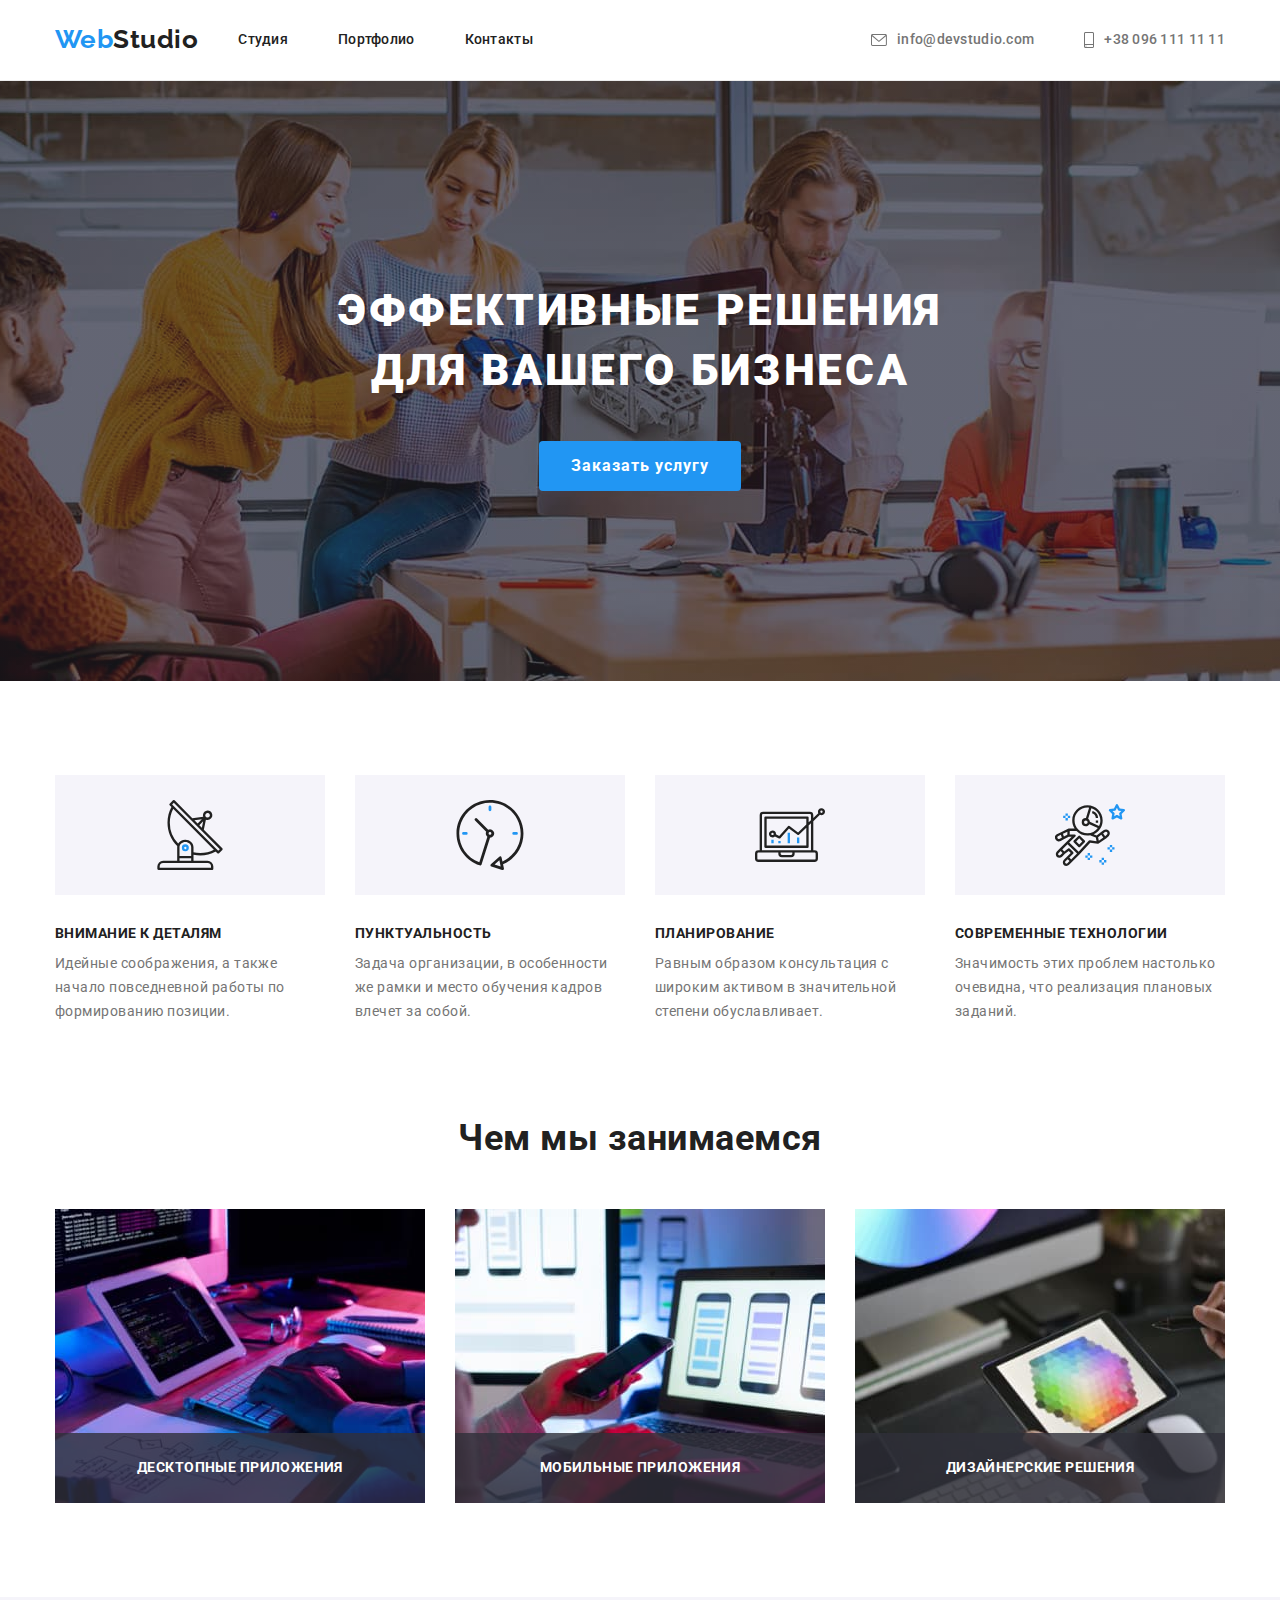
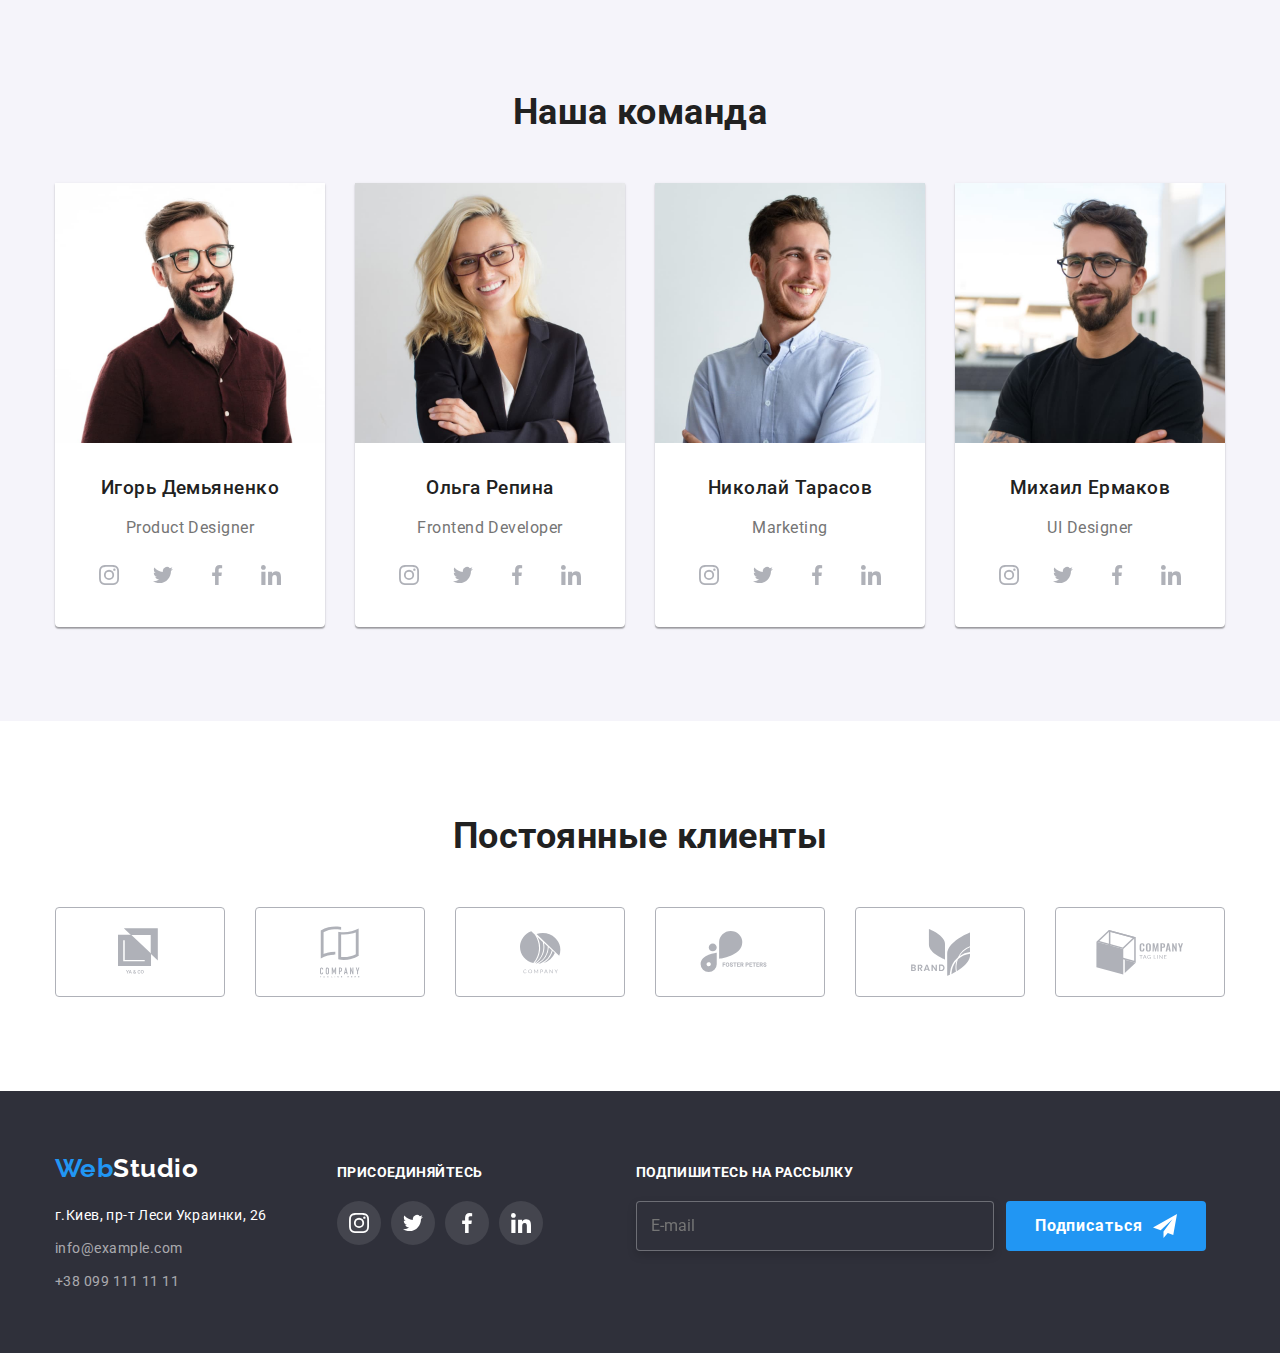
<file: index.html>
<!DOCTYPE html>
<html lang="ru">
<head>
    <meta charset="UTF-8">
    <meta name="viewport" content="width=device-width, initial-scale=1.0">
    <title>WebStudio</title>
    <link rel="preconnect" href="https://fonts.gstatic.com">
    <link href="https://fonts.googleapis.com/css2?family=Raleway:wght@700&family=Roboto:wght@400;500;700;900&display=swap"
        rel="stylesheet">
    <link rel="stylesheet" href="./css/main.min.css">
</head>
<body>
    <!--Шапка страницы-->
    <header class="page-header">
        <div class="container container__nav">
        <!--Логотип с навигацией-->
            <a class="logo" href="/"><span class="logo__text">Web</span>Studio</a>
            <nav>
                <ul class="site-nav">
                    <li class="site-nav__item">
                        <a class="site-nav__link" href="./index.html">Студия</a>
                    </li>
                    <li class="site-nav__item">
                        <a class="site-nav__link" href="./portfolio.html">Портфолио</a>
                    </li>
                    <li class="site-nav__item">
                        <a class="site-nav__link" href="">Контакты</a>
                    </li>
                </ul>
            </nav>
            <ul class="panel-contacts">
                <li class="panel-contacts__item">
                    <a class="panel-contacts__link" href="mailto:info@devstudio.com">
                        <svg class="panel-contacts__icon" width="16" height="12">
                            <use href="./img/icons.svg#envelope"></use>
                        </svg>info@devstudio.com</a>
                </li>
                <li class="panel-contacts__item">
                    <a class="panel-contacts__link" href="tel:+380961111111">
                        <svg class="panel-contacts__icon" width="10" height="16">
                            <use href="./img/icons.svg#smartphone"></use>
                        </svg>+38 096 111 11 11</a>
                </li>
            </ul>
        </div>
    </header>
    <main>
        <!--Герой-->
        <section class="hero">
            <div class="hero__overlay">
                <h1 class="hero__title">Эффективные решения<br>
                для вашего бизнеса</h1>
            <button class="button" data-modal-open>Заказать услугу</button>
                    <div class="backdrop backdrop__is-hidden" data-modal>
                        <div class="modal">
                            <button class="modal__close" data-modal-close>
                                <svg class="modal__icon" width="18" height="18">
                                <use href="./img/icons.svg#close"></use>
                            </svg></button>
                            <form class="form">
                                <p class="form__text">Оставьте свои данные, мы вам перезвоним</p>
                                <label class="form__field">
                                    <span class="form__label">Имя</span>
                                    <input type="text" class="form__input" name="name">
                                    <svg class="form__icon" width="18" height="18">
                                            <use href="./img/icons.svg#person-black"></use>
                                    </svg>
                                </label>
                            
                                <label class="form__field">
                                    <span class="form__label">Телефон</span>
                                    <input type="tel" class="form__input" name="tel">
                                    <svg class="form__icon" width="18" height="18">
                                            <use href="./img/icons.svg#phone-black"></use>
                                        </svg>
                                </label>
                            
                                <label class="form__field">
                                    <span class="form__label">Почта</span>
                                    <input type="email" class="form__input" name="mail">
                                    <svg class="form__icon" width="18" height="18">
                                        <use href="./img/icons.svg#email-black"></use>
                                    </svg>
                                </label>
                            
                                <label class="form__field">
                                    <span class="form__label">Комментарий</span>
                                    <textarea class="form__input form__textarea" name="comment" rows="10" placeholder="Введите текст"></textarea>
                                </label>

                                <label class="field">
                                    <input class="checkbox" type="checkbox" name="policy" value="policy">
                                    <svg class="checkbox-icon" width="16" height="15">
                                        <use href="./img/icons.svg#check"></use>
                                    </svg>
                                    <span class="label">Соглашаюсь с рассылкой и принимаю <a class="policy" href="/">Условия договора</a></span>
                                </label>
                                <button class="button button--send" type="submit">Отправить</button>
                            </form>
                        </div>
                    </div>
            </div>           
        </section>
        <!--Преимущества-->
        <section class="section">
            <div class="container">
                <h2 class="visually-hiddens">Особенности проектов</h2>
                <ul class="advantages">
                    <li class="advantages__item">
                        <div class="advantages__thumb">
                            <svg class="advantages__icon" width="70" height="70">
                                <use href="./img/icons.svg#antenna"></use>
                            </svg>
                        </div>    
                        <h3 class="advantages__title">Внимание к деталям</h3>
                        <p class="advantages__text">Идейные соображения, а также
                        начало повседневной работы по
                        формированию позиции.</p>
                    </li>
                    <li class="advantages__item">
                        <div class="advantages__thumb">
                            <svg class="advantages__icon" width="70" height="70">
                                <use href="./img/icons.svg#clock"></use>
                            </svg>
                        </div>
                        <h3 class="advantages__title">Пунктуальность</h3>
                        <p class="advantages__text">Задача организации, в особенности
                        же рамки и место обучения кадров
                        влечет за собой.</p>
                    </li>
                    <li class="advantages__item">
                        <div class="advantages__thumb">
                            <svg class="advantages__icon" width="70" height="70">
                                <use href="./img/icons.svg#diagram"></use>
                            </svg>
                        </div>
                        <h3 class="advantages__title">Планирование</h3>
                        <p class="advantages__text"> Равным образом консультация с
                        широким активом в значительной
                        степени обуславливает.</p>
                    </li>
                    <li class="advantages__item">
                        <div class="advantages__thumb">
                            <svg class="advantages__icon" width="70" height="70">
                                <use href="./img/icons.svg#astronaut"></use>
                            </svg>
                        </div>
                        <h3 class="advantages__title">Современные технологии</h3>
                        <p class="advantages__text">Значимость этих проблем настолько
                        очевидна, что реализация плановых
                        заданий.</p>
                    </li>
                </ul>
            </div>
        </section>
        <!--Примеры работ-->
        <section class="section section__no-padding">
            <div class="container">
                <h2 class="section-title">Чем мы занимаемся</h2>
            <ul class="development">
                <li class="development__item">
                    <div class="development__thumb">
                        <img class="development__img" src="./img/img(1).jpg" alt="Прописывает код" width="370">
                        <div class="development__overlay"><p class="development__text">Десктопные приложения</p></div>
                    </div>                    
                </li>
                <li class="development__item">
                    <div class="development__thumb">
                        <img class="development__img" src="./img/img(2).jpg" alt="Создает мобильные приложения" width="370">
                    <div class="development__overlay"><p class="development__text">Мобильные приложения</p></div>
                    </div>
                </li>
                <li class="development__item">
                    <div class="development__thumb">
                        <img class="development__img" src="./img/img(3).jpg" alt="Создает дизайн" width="370">
                    <div class="development__overlay"><p class="development__text">Дизайнерские решения</p></div>
                </div>                   
                </li>
            </ul>
            </div>
        </section>
        <!--Команда разработчиков-->
        <section class="section section__team">
            <div class="container">
            <h2 class="section-title">Наша команда</h2>
            <ul class="team">
                <li class="team__item">
                    <img class="team__img" src="./img/Игорь_Демьяненко.jpg" alt="Игорь Демьяненко" width="270">
                    <h3 class="team__title">Игорь Демьяненко</h3>
                    <p class="team__text">Product Designer</p>
                    <ul class="social">
                        <li class="social__item">
                            <a href="/" class="social__link">
                                <svg class="social__icon" width="20" height="20">
                                    <use href="./img/icons.svg#instagram"></use>
                                </svg>
                            </a>
                        </li>
                        <li class="social__item">
                            <a href="/" class="social__link">
                                <svg class="social__icon" width="20" height="20">
                                    <use href="./img/icons.svg#twitter"></use>
                                </svg>
                            </a>
                        </li>
                        <li class="social__item">
                            <a href="/" class="social__link">
                                <svg class="social__icon" width="20" height="20">
                                    <use href="./img/icons.svg#facebook"></use>
                                </svg>
                            </a>                           
                        </li>
                        <li class="social__item">
                            <a href="/" class="social__link">
                                <svg class="social__icon" width="20" height="20">
                                    <use href="./img/icons.svg#linkedin"></use>
                                </svg>
                            </a>                            
                        </li>
                    </ul>
                </li>
                <li class="team__item">
                    <img class="team__img" src="./img/Ольга_Репина.jpg" alt="Ольга Репина" width="270">
                    <h3 class="team__title">Ольга Репина</h3>
                    <p class="team__text">Frontend Developer</p>
                    <ul class="social">
                        <li class="social__item">
                            <a href="/" class="social__link">
                                <svg class="social__icon" width="20" height="20">
                                    <use href="./img/icons.svg#instagram"></use>
                                </svg>
                            </a>
                        </li>
                        <li class="social__item">
                            <a href="/" class="social__link">
                                <svg class="social__icon" width="20" height="20">
                                    <use href="./img/icons.svg#twitter"></use>
                                </svg>
                            </a>
                        </li>
                        <li class="social__item">
                            <a href="/" class="social__link">
                                <svg class="social__icon" width="20" height="20">
                                    <use href="./img/icons.svg#facebook"></use>
                                </svg>
                            </a>
                        </li>
                        <li class="social__item">
                            <a href="/" class="social__link">
                                <svg class="social__icon" width="20" height="20">
                                    <use href="./img/icons.svg#linkedin"></use>
                                </svg>
                            </a>
                        </li>
                    </ul>
                </li>
                <li class="team__item">
                    <img class="team__img" src="./img/Николай_Тарасов.jpg" alt="Николай Тарасов" width="270">
                    <h3 class="team__title">Николай Тарасов</h3>
                    <p class="team__text">Marketing</p>
                    <ul class="social">
                        <li class="social__item">
                            <a href="/" class="social__link">
                                <svg class="social__icon" width="20" height="20">
                                    <use href="./img/icons.svg#instagram"></use>
                                </svg>
                            </a>
                        </li>
                        <li class="social__item">
                            <a href="/" class="social__link">
                                <svg class="social__icon" width="20" height="20">
                                    <use href="./img/icons.svg#twitter"></use>
                                </svg>
                            </a>
                        </li>
                        <li class="social__item">
                            <a href="/" class="social__link">
                                <svg class="social__icon" width="20" height="20">
                                    <use href="./img/icons.svg#facebook"></use>
                                </svg>
                            </a>
                        </li>
                        <li class="social__item">
                            <a href="/" class="social__link">
                                <svg class="social__icon" width="20" height="20">
                                    <use href="./img/icons.svg#linkedin"></use>
                                </svg>
                            </a>
                        </li>
                    </ul>
                </li>
                <li class="team__item">
                    <img class="team__img" src="./img/Михаил_Ермаков.jpg" alt="Михаил Ермаков" width="270">
                    <h3 class="team__title">Михаил Ермаков</h3>
                    <p class="team__text">UI Designer</p>
                    <ul class="social">
                        <li class="social__item">
                            <a href="/" class="social__link">
                                <svg class="social__icon" width="20" height="20">
                                    <use href="./img/icons.svg#instagram"></use>
                                </svg>
                            </a>
                        </li>
                        <li class="social__item">
                            <a href="/" class="social__link">
                                <svg class="social__icon" width="20" height="20">
                                    <use href="./img/icons.svg#twitter"></use>
                                </svg>
                            </a>
                        </li>
                        <li class="social__item">
                            <a href="/" class="social__link">
                                <svg class="social__icon" width="20" height="20">
                                    <use href="./img/icons.svg#facebook"></use>
                                </svg>
                            </a>
                        </li>
                        <li class="social__item">
                            <a href="/" class="social__link">
                                <svg class="social__icon" width="20" height="20">
                                    <use href="./img/icons.svg#linkedin"></use>
                                </svg>
                            </a>
                        </li>
                    </ul>
                </li>
            </ul>
            </div>
        </section>
        <section class="section">
            <div class="container">
                <h2 class="section-title">Постоянные клиенты</h2>
                <ul class="partners">
                    <li class="partners__item">
                        <a href="/" class="partners__link">
                            <svg class="partners__icon" width="44" height="49">
                                <use href="./img/icons.svg#logo1"></use>
                            </svg>
                        </a>
                    </li>
                    <li class="partners__item">
                        <a href="/" class="partners__link">
                            <svg class="partners__icon" width="40" height="52">
                                <use href="./img/icons.svg#logo2"></use>
                            </svg>
                        </a>
                    </li>
                    <li class="partners__item">
                        <a href="/" class="partners__link">
                            <svg class="partners__icon" width="41" height="43">
                                <use href="./img/icons.svg#logo3"></use>
                            </svg>
                        </a>
                    </li>
                    <li class="partners__item">
                        <a href="/" class="partners__link">
                            <svg class="partners__icon" width="80" height="42">
                                <use href="./img/icons.svg#logo4"></use>
                            </svg>
                        </a>
                    </li>
                    <li class="partners__item">
                        <a href="/" class="partners__link">
                            <svg class="partners__icon" width="59" height="47">
                                <use href="./img/icons.svg#logo5"></use>
                            </svg>
                        </a>
                    </li>
                    <li class="partners__item">
                        <a href="/" class="partners__link">
                            <svg class="partners__icon" width="88" height="45">
                                <use href="./img/icons.svg#logo6"></use>
                            </svg>
                        </a>
                    </li>
                </ul>
            </div>            
        </section>
    </main>
    <!--Подвал страницы-->
    <footer class="page-footer">
        <div class="container container__footer">
            <div class="adreess-footer">
                <a class="logo logo--footer" href="/"><span class="logo__text">Web</span>Studio</a>
                <address>
                    <p class="page-footer__label"><span class="page-footer__text">г.Киев, пр-т Леси Украинки, 26</span></p>
                    <ul class="address">
                        <li>
                            <p class="address__mail">info@example.com</p>
                        </li>
                        <li>
                            <p class="address__tel">+38 099 111 11 11</p>
                        </li>
                    </ul>
                </address>
            </div>       
        <div class="subscribe">
            <p class="subscribe__text">Присоединяйтесь</p>
            <ul class="social-footer">
                <li class="social-footer__item">
                    <a href="/" class="social-footer__link">
                        <svg class="social-footer__icon" width="20" height="20">
                            <use href="./img/icons.svg#instagram"></use>
                        </svg>
                    </a>
                </li>
                <li class="social-footer__item">
                    <a href="/" class="social-footer__link">
                        <svg class="social-footer__icon" width="20" height="20">
                            <use href="./img/icons.svg#twitter"></use>
                        </svg>
                    </a>
                </li>
                <li class="social-footer__item">
                    <a href="/" class="social-footer__link">
                        <svg class="social-footer__icon" width="20" height="20">
                            <use href="./img/icons.svg#facebook"></use>
                        </svg>
                    </a>
                </li>
                <li class="social-footer__item">
                    <a href="/" class="social-footer__link">
                        <svg class="social-footer__icon" width="20" height="20">
                            <use href="./img/icons.svg#linkedin"></use>
                        </svg>
                    </a>
                </li>
            </ul>
        </div>
        <form class="form-footer">
        <label class="form-footer__field">
            <span class="form-footer__label">Подпишитесь на рассылку</span>
            <input type="email" class="form-footer__input" name="mail" placeholder="E-mail">
        </label>
        <button class="button button--mail" type="submit">Подписаться<svg class="button__icon" width="24" height="24">
            <use href="./img/icons.svg#send"></use>
        </svg></button>
        </form>
        </div>        
    </footer>
    <script src="./js/modal.js"></script>
</body>
</html>
</file>
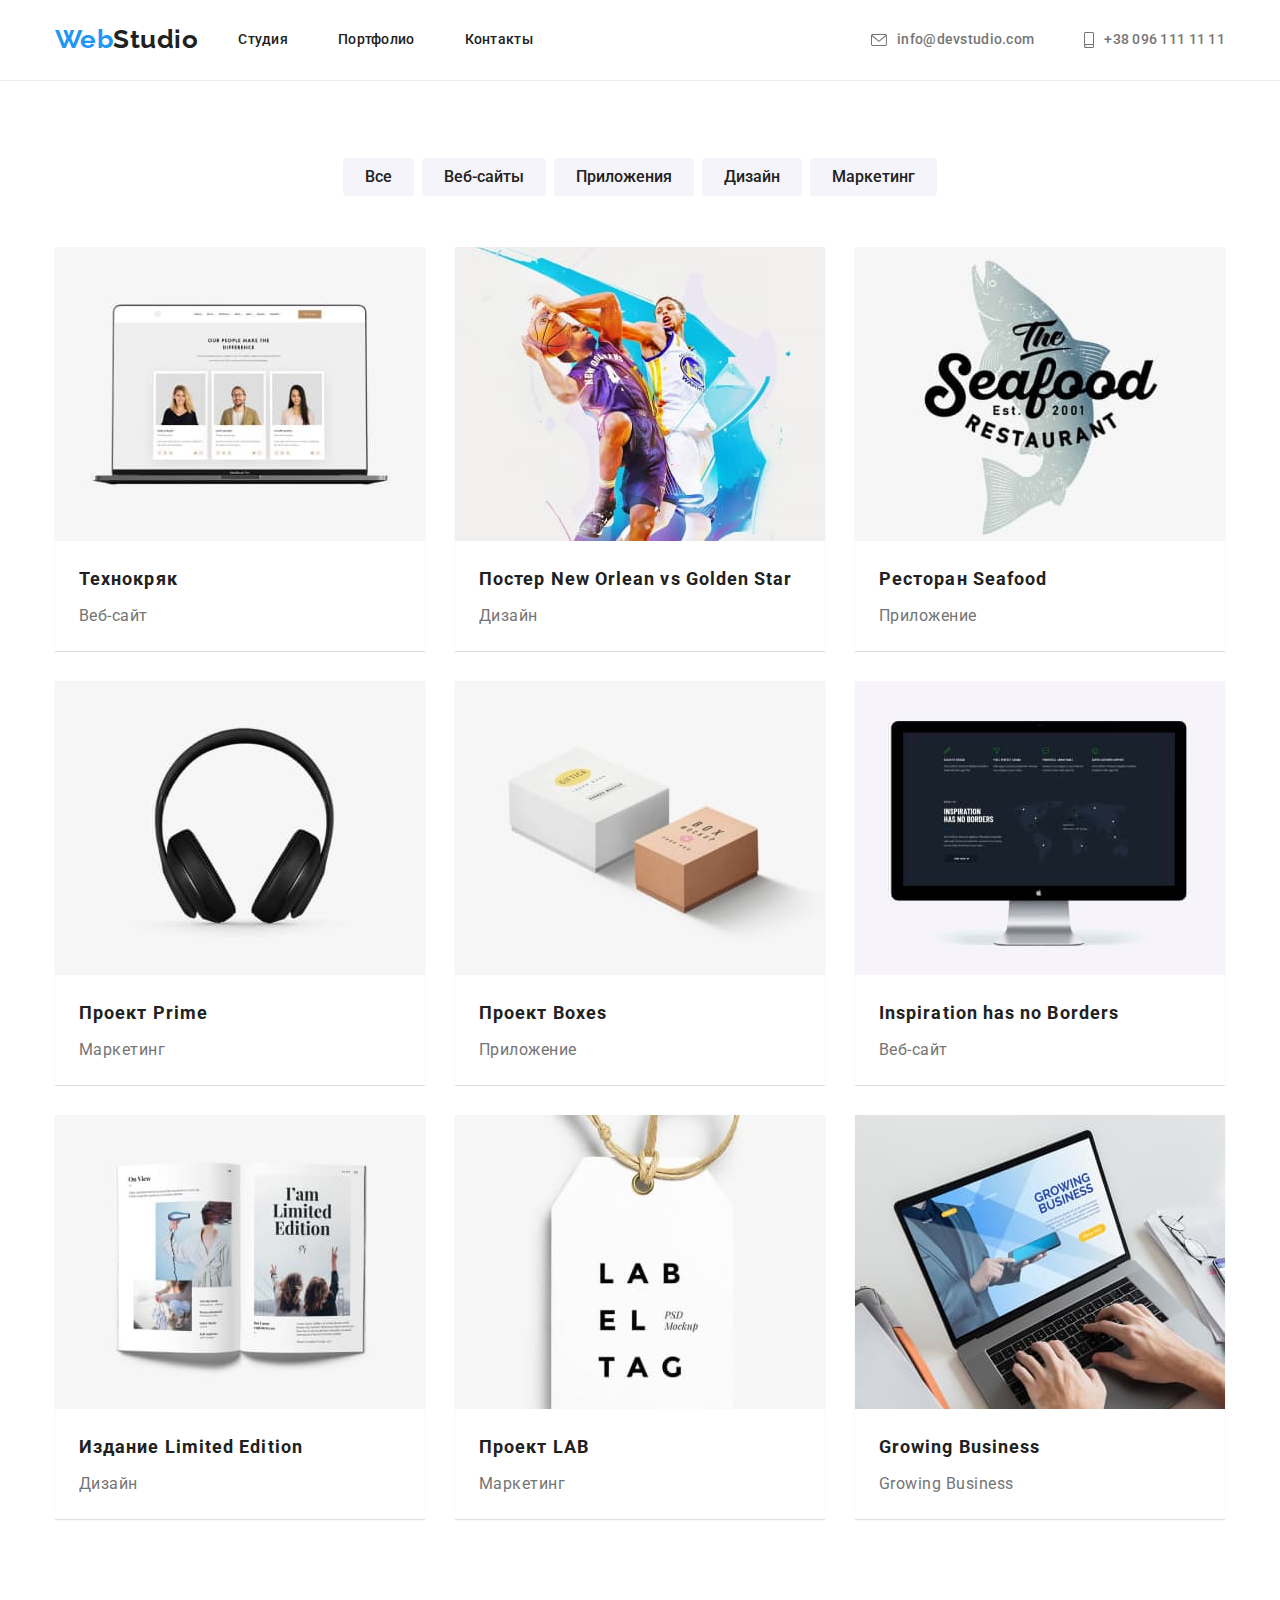
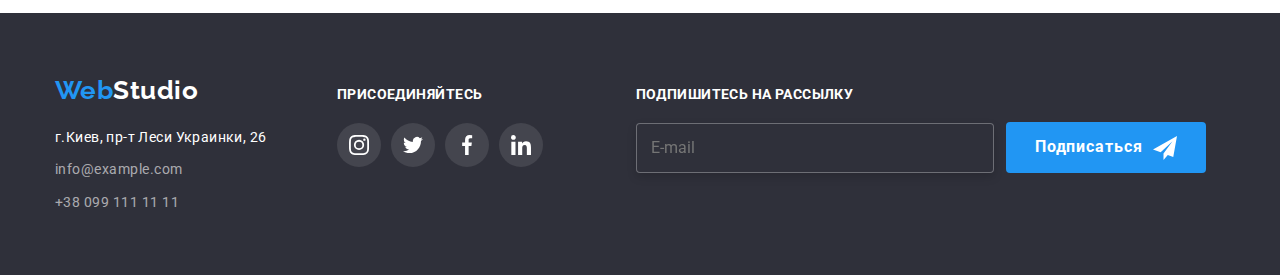
<file: portfolio.html>
<!DOCTYPE html>
<html lang="ru">
<head>
    <meta charset="UTF-8">
    <meta name="viewport" content="width=device-width, initial-scale=1.0">
    <title>Portfolio</title>
    <link rel="preconnect" href="https://fonts.gstatic.com">
    <link href="https://fonts.googleapis.com/css2?family=Raleway:wght@700&family=Roboto:wght@400;500;700;900&display=swap"
        rel="stylesheet">
    <link rel="stylesheet" href="./css/main.min.css">
</head>
<body>
    <header class="page-header">
        <div class="container container__nav">
            <!--Логотип с навигацией-->
            <a class="logo" href="/"><span class="logo__text">Web</span>Studio</a>
            <nav>
                <ul class="site-nav">
                    <li class="site-nav__item">
                        <a class="site-nav__link" href="./index.html">Студия</a>
                    </li>
                    <li class="site-nav__item">
                        <a class="site-nav__link" href="./portfolio.html">Портфолио</a>
                    </li>
                    <li class="site-nav__item">
                        <a class="site-nav__link" href="">Контакты</a>
                    </li>
                </ul>
            </nav>
            <ul class="panel-contacts">
                <li class="panel-contacts__item">
                    <a class="panel-contacts__link" href="mailto:info@devstudio.com">
                        <svg class="panel-contacts__icon" width="16" height="12">
                            <use href="./img/icons.svg#envelope"></use>
                        </svg>info@devstudio.com</a>
                </li>
                <li class="panel-contacts__item">
                    <a class="panel-contacts__link" href="tel:+380961111111">
                        <svg class="panel-contacts__icon" width="10" height="16">
                            <use href="./img/icons.svg#smartphone"></use>
                        </svg>+38 096 111 11 11</a>
                </li>
            </ul>
        </div>
    </header>
        <main>
            <section>
                <ul class="page-nav">
                    <li class="page-nav__item">
                        <button class="button-page-nav" type="submit">Все</button>
                    </li>
                    <li class="page-nav__item">
                        <button class="button-page-nav" type="submit">Веб-сайты</button>
                    </li>
                    <li class="page-nav__item">
                        <button class="button-page-nav" type="submit">Приложения</button>
                    </li>
                    <li class="page-nav__item">
                        <button class="button-page-nav" type="submit">Дизайн</button>
                    </li>
                    <li class="page-nav__item">
                        <button class="button-page-nav" type="submit">Маркетинг</button>
                    </li>
                </ul>
                <div class="container container__product">
                <ul class="card-set">
                    <li class="card-set__item">
                        <article class="product">
                            <div class="product__thumb">
                            <img class="product__img" src="./img/img.jpg" alt="Веб-сайт" width="370">                            
                        <div class="product__overlay">
                                <p class="product__text">Технокряк это современная площадка распространения коронавируса. Компании используют
                                    эту платформу для цифрового
                                    шпионажа и атак на защищённые сервера конкурентов.</p>
                        </div>                        
                        </div>                       
                        <h2 class="product__title">Технокряк</h2>
                        <p class="product__name">Веб-сайт</p>
                        </article>
                    </li>
                    <li class="card-set__item">
                        <article>
                            <div class="product__thumb">
                            <img class="product__img" src="./img/img1.jpg" alt="Дизайн" width="370">
                        <div class="product__overlay">
                            <p class="product__text">Технокряк это современная площадка распространения коронавируса. Компании используют эту платформу для цифрового
                                шпионажа и атак на защищённые сервера конкурентов.</p></div>
                        </div>
                        <h2 class="product__title">Постер New Orlean vs Golden Star</h2>
                        <p class="product__name">Дизайн</p>
                        </article>
                    </li>
                    <li class="card-set__item">
                        <article>
                            <div class="product__thumb">
                            <img class="product__img" src="./img/img2.jpg" alt="Приложение Ресторан" width="370">
                        <div class="product__overlay">
                            <p class="product__text">Технокряк это современная площадка распространения коронавируса. Компании используют
                                эту платформу для цифрового
                                шпионажа и атак на защищённые сервера конкурентов.</p></div>
                        </div>
                        <h2 class="product__title">Ресторан Seafood</h2>
                        <p class="product__name">Приложение</p>
                        </article>
                    </li>
                    <li class="card-set__item">
                        <article>
                            <div class="product__thumb">
                            <img class="product__img" src="./img/img3.jpg" alt="Наушники" width="370">
                        <div class="product__overlay">
                            <p class="product__text">Технокряк это современная площадка распространения коронавируса. Компании используют
                                эту платформу для цифрового
                                шпионажа и атак на защищённые сервера конкурентов.</p></div>
                        </div>
                        <h2 class="product__title">Проект Prime</h2>
                        <p class="product__name">Маркетинг</p>
                        </article>
                    </li>
                    <li class="card-set__item">
                        <article>
                            <div class="product__thumb">
                            <img class="product__img" src="./img/img4.jpg" alt="Коробки" width="370">
                        <div class="product__overlay">
                            <p class="product__text">Технокряк это современная площадка распространения коронавируса. Компании используют
                                эту платформу для цифрового
                                шпионажа и атак на защищённые сервера конкурентов.</p></div>
                        </div>
                        <h2 class="product__title">Проект Boxes</h2>
                        <p class="product__name">Приложение</p>
                        </article>
                    </li>
                    <li class="card-set__item">
                        <article>
                            <div class="product__thumb">
                            <img class="product__img" src="./img/img5.jpg" alt="Дизайн Веб-сайта" width="370">
                        <div class="product__overlay">
                            <p class="product__text">Технокряк это современная площадка распространения коронавируса. Компании используют
                                эту платформу для цифрового
                                шпионажа и атак на защищённые сервера конкурентов.</p>
                        </div>
                        </div>
                        <h2 class="product__title">Inspiration has no Borders</h2>
                        <p class="product__name">Веб-сайт</p>
                        </article>
                    </li>
                    <li class="card-set__item">
                        <article>
                            <div class="product__thumb">
                            <img class="product__img" src="./img/img6.jpg" alt="Открытая книга" width="370">
                        <div class="product__overlay">
                            <p class="product__text">Технокряк это современная площадка распространения коронавируса. Компании используют
                                эту платформу для цифрового
                                шпионажа и атак на защищённые сервера конкурентов.</p>
                        </div>
                        </div>
                        <h2 class="product__title">Издание Limited Edition</h2>
                        <p class="product__name">Дизайн</p>
                        </article>
                    </li>
                    <li class="card-set__item">
                        <article>
                            <div class="product__thumb">
                            <img class="product__img" src="./img/img7.jpg" alt="Бирка" width="370">
                        <div class="product__overlay">
                            <p class="product__text">Технокряк это современная площадка распространения коронавируса. Компании используют
                                эту платформу для цифрового
                                шпионажа и атак на защищённые сервера конкурентов.</p>
                        </div>
                        </div>
                        <h2 class="product__title">Проект LAB</h2>
                        <p class="product__name">Маркетинг</p>
                        </article>
                    </li>
                    <li class="card-set__item">
                        <article>
                            <div class="product__thumb">
                            <img class="product__img" src="./img/img8.jpg" alt="Ноутбук" width="370">
                        <div class="product__overlay">
                            <p class="product__text">Технокряк это современная площадка распространения коронавируса. Компании используют
                                эту платформу для цифрового
                                шпионажа и атак на защищённые сервера конкурентов.</p>
                        </div>
                        </div>
                        <h2 class="product__title">Growing Business</h2>
                        <p class="product__name">Growing Business</p>
                        </article>
                    </li>
                </ul>
                </div>
            </section>
        </main>
    <footer class="page-footer">
        <div class="container container__footer">
            <div class="adreess-footer">
                <a class="logo logo--footer" href="/"><span class="logo__text">Web</span>Studio</a>
                <address>
                    <p class="page-footer__label"><span class="page-footer__text">г.Киев, пр-т Леси Украинки, 26</span></p>
                    <ul class="address">
                        <li>
                            <p class="address__mail">info@example.com</p>
                        </li>
                        <li>
                            <p class="address__tel">+38 099 111 11 11</p>
                        </li>
                    </ul>
                </address>
            </div>
            <div class="subscribe">
                <p class="subscribe__text">Присоединяйтесь</p>
                <ul class="social-footer">
                    <li class="social-footer__item">
                        <a href="/" class="social-footer__link">
                            <svg class="social-footer__icon" width="20" height="20">
                                <use href="./img/icons.svg#instagram"></use>
                            </svg>
                        </a>
                    </li>
                    <li class="social-footer__item">
                        <a href="/" class="social-footer__link">
                            <svg class="social-footer__icon" width="20" height="20">
                                <use href="./img/icons.svg#twitter"></use>
                            </svg>
                        </a>
                    </li>
                    <li class="social-footer__item">
                        <a href="/" class="social-footer__link">
                            <svg class="social-footer__icon" width="20" height="20">
                                <use href="./img/icons.svg#facebook"></use>
                            </svg>
                        </a>
                    </li>
                    <li class="social-footer__item">
                        <a href="/" class="social-footer__link">
                            <svg class="social-footer__icon" width="20" height="20">
                                <use href="./img/icons.svg#linkedin"></use>
                            </svg>
                        </a>
                    </li>
                </ul>
            </div>
            <form class="form-footer">
                <label class="form-footer__field">
                    <span class="form-footer__label">Подпишитесь на рассылку</span>
                    <input type="email" class="form-footer__input" name="mail" placeholder="E-mail">
                </label>
                <button class="button button--mail" type="submit">Подписаться<svg class="button__icon" width="24"
                        height="24">
                        <use href="./img/icons.svg#send"></use>
                    </svg></button>
            </form>
        </div>
    </footer>
</body>
</html>
</file>
<file: css/main.min.css>
/*! modern-normalize v1.0.0 | MIT License | https://github.com/sindresorhus/modern-normalize */*,*::before,*::after{-webkit-box-sizing:border-box;box-sizing:border-box}:root{-moz-tab-size:4;-o-tab-size:4;tab-size:4}html{line-height:1.15;-webkit-text-size-adjust:100%}body{margin:0;padding:0}body{font-family:system-ui,-apple-system,"Segoe UI",Roboto,Helvetica,Arial,sans-serif,"Apple Color Emoji","Segoe UI Emoji"}hr{height:0;color:inherit}abbr[title]{-webkit-text-decoration:underline dotted;text-decoration:underline dotted}b,strong{font-weight:bolder}code,kbd,samp,pre{font-family:ui-monospace, SFMono-Regular, Consolas, 'Liberation Mono', Menlo,
 monospace;font-size:1em}small{font-size:80%}sub,sup{font-size:75%;line-height:0;position:relative;vertical-align:baseline}sub{bottom:-0.25em}sup{top:-0.5em}table{text-indent:0;border-color:inherit}button,input,optgroup,select,textarea{font-family:inherit;font-size:100%;line-height:1.15;margin:0}address{font-style:normal}ul{list-style:none}button,select{text-transform:none}button,[type='button'],[type='reset'],[type='submit']{-webkit-appearance:button}::-moz-focus-inner{border-style:none;padding:0}:-moz-focusring{outline:1px dotted ButtonText}:-moz-ui-invalid{box-shadow:none}legend{padding:0}progress{vertical-align:baseline}::-webkit-inner-spin-button,::-webkit-outer-spin-button{height:auto}[type='search']{-webkit-appearance:textfield;outline-offset:-2px}::-webkit-search-decoration{-webkit-appearance:none}::-webkit-file-upload-button{-webkit-appearance:button;font:inherit}body{font-family:"Roboto",sans-serif;background-color:#fff;letter-spacing:0.03em;color:#212121}.container{width:1200px;padding-left:15px;padding-right:15px;margin-left:auto;margin-right:auto}.container__nav{display:-webkit-box;display:-ms-flexbox;display:flex;-webkit-box-align:center;-ms-flex-align:center;align-items:center;margin-right:auto}.container__product{padding-bottom:94px}.container__footer{display:-webkit-inline-box;display:-ms-inline-flexbox;display:inline-flex;-webkit-box-align:baseline;-ms-flex-align:baseline;align-items:baseline;padding-top:60px;padding-bottom:60px}.section{padding-top:94px;padding-bottom:94px}.section__no-padding{padding-top:0}.section__team{background-color:#f5f4fa}.section-title{text-align:center;font-weight:bold;font-size:36px;line-height:42px;color:#212121;margin-top:0;margin-bottom:50px}.visually-hiddens{position:absolute;width:1px;height:1px;margin:-1px;border:0;padding:0;white-space:nowrap;-webkit-clip-path:inset(100%);clip-path:inset(100%);clip:rect(0 0 0 0);overflow:hidden}.page-header{border-bottom:1px solid #ececec;background-color:#fff}.logo{font-family:"Raleway",sans-serif;font-weight:bold;font-size:26px;line-height:1.14;color:#212121;text-decoration:none;-webkit-transition:color 250ms cubic-bezier(0.4, 0, 0.2, 1);transition:color 250ms cubic-bezier(0.4, 0, 0.2, 1)}.logo:hover,.logo:focus{color:#2196f3}.logo__text{color:#2196f3}.logo--footer{display:inline-block;margin-bottom:20px;color:#fff}.logo--footer:hover,.logo--footer:focus{color:#2196f3}.site-nav{display:-webkit-box;display:-ms-flexbox;display:flex;margin-left:93px;margin:0}.site-nav__item:not(:last-child){margin-right:50px}.site-nav__link{position:relative;display:block;padding-top:32px;padding-bottom:32px;font-weight:500;font-size:14px;line-height:1.14;letter-spacing:0.02em;text-decoration:none;color:#212121;-webkit-transition:color 250ms cubic-bezier(0.4, 0, 0.2, 1);transition:color 250ms cubic-bezier(0.4, 0, 0.2, 1)}.site-nav__link::after{content:'';position:absolute;left:0;bottom:0;display:block;width:100%;height:4px;background-color:#2196f3;border-radius:2px;-webkit-transform:scaleX(0);transform:scaleX(0);-webkit-transition:-webkit-transform 250ms cubic-bezier(0.4, 0, 0.2, 1);transition:-webkit-transform 250ms cubic-bezier(0.4, 0, 0.2, 1);transition:transform 250ms cubic-bezier(0.4, 0, 0.2, 1);transition:transform 250ms cubic-bezier(0.4, 0, 0.2, 1), -webkit-transform 250ms cubic-bezier(0.4, 0, 0.2, 1)}.site-nav__link:hover::after{-webkit-transform:scaleX(1);transform:scaleX(1)}.panel-contacts{display:-webkit-box;display:-ms-flexbox;display:flex;margin:0;padding:0;margin-left:auto;list-style:none;-webkit-box-align:center;-ms-flex-align:center;align-items:center}.panel-contacts__item:not(:last-child){margin-right:50px}.panel-contacts__link{display:-webkit-box;display:-ms-flexbox;display:flex;padding-top:32px;padding-bottom:32px;-webkit-box-align:center;-ms-flex-align:center;align-items:center;font-weight:500;font-size:14px;line-height:1.14;letter-spacing:0.02em;color:#757575;text-decoration:none;-webkit-transition:color 250ms cubic-bezier(0.4, 0, 0.2, 1);transition:color 250ms cubic-bezier(0.4, 0, 0.2, 1)}.panel-contacts__link:hover,.panel-contacts__link:focus{color:#2196f3}.panel-contacts__icon{fill:currentColor;margin-right:10px}.hero{background:#2f303a;text-align:center}.hero__overlay{max-width:1600px;height:600px;margin-left:auto;margin-right:auto;background-image:-webkit-gradient(linear, left top, right top, from(rgba(47,48,58,0.4)), to(rgba(47,48,58,0.4))),url(../img/background.jpg);background-image:linear-gradient(to right, rgba(47,48,58,0.4), rgba(47,48,58,0.4)),url(../img/background.jpg);background-repeat:no-repeat;background-position:center;background-size:cover}.hero__title{font-weight:900;font-size:44px;line-height:1.36;letter-spacing:0.06em;text-transform:uppercase;color:#fff;padding-top:200px;margin-top:0;margin-bottom:40px}.visually-hiddens{position:absolute;width:1px;height:1px;margin:-1px;border:0;padding:0;white-space:nowrap;-webkit-clip-path:inset(100%);clip-path:inset(100%);clip:rect(0 0 0 0);overflow:hidden}.button{display:-webkit-inline-box;display:-ms-inline-flexbox;display:inline-flex;-webkit-box-align:center;-ms-flex-align:center;align-items:center;border:none;padding:10px 32px;border-radius:4px;font-family:"Roboto",sans-serif;font-weight:bold;font-size:16px;line-height:1.88;letter-spacing:0.06em;color:#fff;background-color:#2196f3;cursor:pointer;-webkit-transition:-webkit-box-shadow 250ms cubic-bezier(0.4, 0, 0.2, 1);transition:-webkit-box-shadow 250ms cubic-bezier(0.4, 0, 0.2, 1);transition:box-shadow 250ms cubic-bezier(0.4, 0, 0.2, 1);transition:box-shadow 250ms cubic-bezier(0.4, 0, 0.2, 1), -webkit-box-shadow 250ms cubic-bezier(0.4, 0, 0.2, 1)}.button:hover,.button:focus{-webkit-box-shadow:0px 4px 4px rgba(0,0,0,0.15);box-shadow:0px 4px 4px rgba(0,0,0,0.15)}.button--send{margin-top:20px}.button--mail{display:-webkit-box;display:-ms-flexbox;display:flex;padding:10px 29px;margin-left:12px;line-height:1.9}.button__icon{margin-left:10px}.button-page-nav{display:block;padding:6px 22px;font-weight:500;line-height:1.64;border:none;border-radius:4px;color:#212121;background-color:#f5f4fa;cursor:pointer;-webkit-transition:color 250ms cubic-bezier(0.4, 0, 0.2, 1),background-color 250ms cubic-bezier(0.4, 0, 0.2, 1),-webkit-box-shadow 250ms cubic-bezier(0.4, 0, 0.2, 1);transition:color 250ms cubic-bezier(0.4, 0, 0.2, 1),background-color 250ms cubic-bezier(0.4, 0, 0.2, 1),-webkit-box-shadow 250ms cubic-bezier(0.4, 0, 0.2, 1);transition:color 250ms cubic-bezier(0.4, 0, 0.2, 1),background-color 250ms cubic-bezier(0.4, 0, 0.2, 1),box-shadow 250ms cubic-bezier(0.4, 0, 0.2, 1);transition:color 250ms cubic-bezier(0.4, 0, 0.2, 1),background-color 250ms cubic-bezier(0.4, 0, 0.2, 1),box-shadow 250ms cubic-bezier(0.4, 0, 0.2, 1),-webkit-box-shadow 250ms cubic-bezier(0.4, 0, 0.2, 1)}.button-page-nav:hover,.button-page-nav:focus{color:#fff;background-color:#2196f3;-webkit-box-shadow:0px 3px 1px rgba(0,0,0,0.1),0px 1px 2px rgba(0,0,0,0.08),0px 2px 2px rgba(0,0,0,0.12);box-shadow:0px 3px 1px rgba(0,0,0,0.1),0px 1px 2px rgba(0,0,0,0.08),0px 2px 2px rgba(0,0,0,0.12)}.backdrop{position:fixed;top:0;left:0;width:100%;height:100%;z-index:1;background-color:rgba(0,0,0,0.2);-webkit-transition:opacity 250ms cubic-bezier(0.4, 0, 0.2, 1);transition:opacity 250ms cubic-bezier(0.4, 0, 0.2, 1)}.backdrop__is-hidden{opacity:0;pointer-events:none}.backdrop__is-hidden.modal{-webkit-transform:translateX(-50%) translateY(-100%);transform:translateX(-50%) translateY(-100%)}.modal{position:absolute;top:50%;left:50%;-webkit-transform:translate(-50%, -50%);transform:translate(-50%, -50%);padding:40px;min-height:581px;width:100%;max-width:528px;max-height:100vh;background-color:#fff;-webkit-box-shadow:0px 1px 3px rgba(0,0,0,0.12),0px 1px 1px rgba(0,0,0,0.14),0px 2px 1px rgba(0,0,0,0.2);box-shadow:0px 1px 3px rgba(0,0,0,0.12),0px 1px 1px rgba(0,0,0,0.14),0px 2px 1px rgba(0,0,0,0.2);border-radius:4px;overflow-y:auto;-webkit-transition:-webkit-transform 250ms cubic-bezier(0.4, 0, 0.2, 1);transition:-webkit-transform 250ms cubic-bezier(0.4, 0, 0.2, 1);transition:transform 250ms cubic-bezier(0.4, 0, 0.2, 1);transition:transform 250ms cubic-bezier(0.4, 0, 0.2, 1), -webkit-transform 250ms cubic-bezier(0.4, 0, 0.2, 1)}.modal__close{display:-webkit-box;display:-ms-flexbox;display:flex;-webkit-box-align:center;-ms-flex-align:center;align-items:center;-webkit-box-pack:center;-ms-flex-pack:center;justify-content:center;position:absolute;top:8px;right:8px;width:30px;height:30px;background-color:#fff;border-radius:50%;border:1px solid rgba(0,0,0,0.1);cursor:pointer}.modal__close:focus,.modal__close:hover{color:#2196f3}.modal__icon{position:absolute;fill:currentColor}.form__text{margin:0;margin-bottom:12px;font-family:"Roboto",sans-serif;font-weight:bold;font-size:20px;line-height:1.15;text-align:center;letter-spacing:0.03em;color:#212121}.form__field{display:block;margin-bottom:10px;position:relative}.form__label{display:-webkit-box;display:-ms-flexbox;display:flex;margin-bottom:4px;font-family:"Roboto",sans-serif;font-size:12px;line-height:1.17;letter-spacing:0.01em;color:#757575}.form__input{width:100%;padding:11px 42px;border-radius:4px;border:1px solid rgba(33,33,33,0.2);font-family:"Roboto",sans-serif;font-size:12px;line-height:1.17;resize:none;outline-color:#2196f3;cursor:pointer}.form__input::-webkit-input-placeholder{font-size:14px;line-height:1.14;letter-spacing:0.01em;color:rgba(117,117,117,0.5)}.form__input:-ms-input-placeholder{font-size:14px;line-height:1.14;letter-spacing:0.01em;color:rgba(117,117,117,0.5)}.form__input::-ms-input-placeholder{font-size:14px;line-height:1.14;letter-spacing:0.01em;color:rgba(117,117,117,0.5)}.form__input::placeholder{font-size:14px;line-height:1.14;letter-spacing:0.01em;color:rgba(117,117,117,0.5)}.form__input:focus+.form__icon{color:#2196f3}.form__icon{position:absolute;left:12px;-webkit-transform:translateY(50%);transform:translateY(50%);fill:currentColor}.form__textarea{padding:12px 16px}.checkbox{position:absolute;width:1px;height:1px;margin:-1px;border:0;padding:0;clip:rect(0 0 0 0);overflow:hidden}.field{display:-webkit-box;display:-ms-flexbox;display:flex;-webkit-box-align:center;-ms-flex-align:center;align-items:center;-webkit-box-pack:center;-ms-flex-pack:center;justify-content:center}.checkbox-icon{display:block;margin-right:7px;border:2px solid #2a2a2a;border-radius:2px;cursor:pointer;-webkit-transition:background-color 250ms cubic-bezier(0.4, 0, 0.2, 1),border 250ms cubic-bezier(0.4, 0, 0.2, 1);transition:background-color 250ms cubic-bezier(0.4, 0, 0.2, 1),border 250ms cubic-bezier(0.4, 0, 0.2, 1)}.checkbox-icon:hover{border-color:#2196f3;background-color:#2196f3}.checkbox:checked+.checkbox-icon{border-color:#2196f3;background-color:#2196f3;background-size:contain;background-origin:border-box}.label{font-size:14px;line-height:1.71;letter-spacing:0.03em;color:#757575}.policy{-webkit-text-decoration-line:underline;text-decoration-line:underline;color:#2196f3}.advantages{display:-webkit-box;display:-ms-flexbox;display:flex;padding-left:0;margin-top:0;margin-bottom:0}.advantages__item{width:calc((100% - 90px) / 4);margin-right:30px}.advantages__item:nth-child(4n){margin-right:0}.advantages__thumb{display:-webkit-box;display:-ms-flexbox;display:flex;-webkit-box-pack:center;-ms-flex-pack:center;justify-content:center;-webkit-box-align:center;-ms-flex-align:center;align-items:center;padding:0;margin-bottom:30px;border:none;width:270px;height:120px;background-color:#f5f4fa}.advantages__title{margin-top:0;margin-bottom:10px;font-weight:bold;font-size:14px;line-height:16px;text-transform:uppercase;list-style:none}.advantages__text{margin-top:0;margin-bottom:0;font-size:14px;line-height:24px;color:#757575}.development{display:-webkit-box;display:-ms-flexbox;display:flex;margin-top:0;margin-bottom:0;padding-left:0}.development__item:not(:last-child){margin-right:30px}.development__thumb{position:relative}.development__img{display:block;max-width:100%;height:auto}.development__overlay{position:absolute;bottom:0;left:0;width:100%;height:70px;background:rgba(47,48,58,0.8)}.development__text{display:-webkit-box;display:-ms-flexbox;display:flex;-webkit-box-align:center;-ms-flex-align:center;align-items:center;-webkit-box-pack:center;-ms-flex-pack:center;justify-content:center;width:100%;height:100%;margin:0;font-family:"Roboto",sans-serif;font-weight:bold;font-size:14px;line-height:1.14;letter-spacing:0.03em;text-transform:uppercase;color:#fff}.team{display:-webkit-box;display:-ms-flexbox;display:flex;margin-top:0;margin-bottom:0;padding-left:0;font-size:16px;line-height:1.19}.team__item{background-color:#fff;-webkit-box-shadow:0px 1px 3px rgba(0,0,0,0.12),0px 1px 1px rgba(0,0,0,0.14),0px 2px 1px rgba(0,0,0,0.2);box-shadow:0px 1px 3px rgba(0,0,0,0.12),0px 1px 1px rgba(0,0,0,0.14),0px 2px 1px rgba(0,0,0,0.2);border-radius:0px 0px 4px 4px}.team__item:not(:last-child){margin-right:30px}.team__title{text-align:center;margin-top:30px;font-weight:500}.team__text{text-align:center;margin-top:0;margin-bottom:16px;color:#757575}.social{display:-webkit-box;display:-ms-flexbox;display:flex;-webkit-box-pack:justify;-ms-flex-pack:justify;justify-content:space-between;-webkit-box-align:center;-ms-flex-align:center;align-items:center;padding-left:32px;padding-right:32px;margin:0;margin-bottom:30px;list-style:none}.social__link{display:-webkit-box;display:-ms-flexbox;display:flex;-webkit-box-pack:center;-ms-flex-pack:center;justify-content:center;-webkit-box-align:center;-ms-flex-align:center;align-items:center;border-radius:50%;width:44px;height:44px;color:#afb1b8;-webkit-transition:background-color 250ms cubic-bezier(0.4, 0, 0.2, 1),color 250ms cubic-bezier(0.4, 0, 0.2, 1);transition:background-color 250ms cubic-bezier(0.4, 0, 0.2, 1),color 250ms cubic-bezier(0.4, 0, 0.2, 1)}.social__link:hover,.social__link:focus{background-color:#2196f3;color:#fff}.social__icon{fill:currentColor}.partners{padding:0;margin:0;list-style:none;display:-webkit-box;display:-ms-flexbox;display:flex;-webkit-box-pack:justify;-ms-flex-pack:justify;justify-content:space-between;-webkit-box-align:center;-ms-flex-align:center;align-items:center}.partners__link{display:-webkit-box;display:-ms-flexbox;display:flex;-webkit-box-pack:center;-ms-flex-pack:center;justify-content:center;-webkit-box-align:center;-ms-flex-align:center;align-items:center;width:170px;height:90px;color:#afb1b8;border:1px solid #afb1b8;border-radius:4px;-webkit-transition:color 250ms cubic-bezier(0.4, 0, 0.2, 1),border 250ms cubic-bezier(0.4, 0, 0.2, 1);transition:color 250ms cubic-bezier(0.4, 0, 0.2, 1),border 250ms cubic-bezier(0.4, 0, 0.2, 1)}.partners__link:hover,.partners__link:focus{color:#2196f3;border:1px solid #2196f3}.partners__icon{fill:currentColor}.page-nav{display:-webkit-box;display:-ms-flexbox;display:flex;-webkit-box-pack:center;-ms-flex-pack:center;justify-content:center;padding-left:15px;padding-right:15px;margin-left:auto;margin-right:auto;width:1200px;margin-top:77px;margin-bottom:51px}.page-nav__item:not(:last-child){margin-right:8px}.card-set{display:-webkit-box;display:-ms-flexbox;display:flex;-ms-flex-wrap:wrap;flex-wrap:wrap;width:1170px;padding-left:0;margin-top:0;margin-bottom:0}.card-set__item{width:calc((100% - 60px) / 3);margin-right:30px;margin-bottom:30px;-webkit-box-shadow:0px 1px 1px rgba(0,0,0,0.12);box-shadow:0px 1px 1px rgba(0,0,0,0.12);-webkit-transition:-webkit-box-shadow 250ms cubic-bezier(0.4, 0, 0.2, 1);transition:-webkit-box-shadow 250ms cubic-bezier(0.4, 0, 0.2, 1);transition:box-shadow 250ms cubic-bezier(0.4, 0, 0.2, 1);transition:box-shadow 250ms cubic-bezier(0.4, 0, 0.2, 1), -webkit-box-shadow 250ms cubic-bezier(0.4, 0, 0.2, 1)}.card-set__item:nth-child(3n){margin-right:0}.card-set__item:nth-last-child(-n+3){margin-bottom:0}.card-set__item:hover,.card-set__item:focus{-webkit-box-shadow:0px 1px 1px rgba(0,0,0,0.12),0px 4px 4px rgba(0,0,0,0.06),1px 4px 6px rgba(0,0,0,0.16);box-shadow:0px 1px 1px rgba(0,0,0,0.12),0px 4px 4px rgba(0,0,0,0.06),1px 4px 6px rgba(0,0,0,0.16)}.product__thumb{position:relative;overflow:hidden}.product__img{display:block;max-width:100%;height:auto}.product__overlay{position:absolute;top:0;left:0;width:100%;height:100%;padding-left:24px;padding-right:24px;cursor:pointer;background-color:#2196f3;-webkit-transform:translateY(101%);transform:translateY(101%);-webkit-transition:-webkit-transform 250ms cubic-bezier(0.4, 0, 0.2, 1);transition:-webkit-transform 250ms cubic-bezier(0.4, 0, 0.2, 1);transition:transform 250ms cubic-bezier(0.4, 0, 0.2, 1);transition:transform 250ms cubic-bezier(0.4, 0, 0.2, 1), -webkit-transform 250ms cubic-bezier(0.4, 0, 0.2, 1)}.card-set__item:hover .product__overlay{-webkit-transform:translateY(0);transform:translateY(0)}.product__text{display:-webkit-box;display:-ms-flexbox;display:flex;-webkit-box-align:center;-ms-flex-align:center;align-items:center;width:100%;height:100%;margin:0;font-family:"Roboto",sans-serif;font-size:18px;line-height:1.56;letter-spacing:0.03em;cursor:pointer;color:#fff}.product__title{font-weight:bold;font-size:18px;line-height:2;letter-spacing:0.06em;color:#212121;margin-top:20px;margin-left:24px;margin-bottom:4px}.product__name{font-size:16px;line-height:1.87;color:#757575;margin-top:0;margin-left:24px;margin-bottom:20px}.page-footer{background-color:#2f303a;display:-webkit-box;display:-ms-flexbox;display:flex}.page-footer__text{color:#fff}.page-footer__label{margin-top:0;margin-bottom:0;font-size:14px;line-height:1.71;letter-spacing:0.03em}.address{margin-top:9px;margin-bottom:0;padding-left:0;font-size:14px;line-height:1.71;color:rgba(255,255,255,0.6)}.address__mail{margin-top:0;margin-bottom:9px}.address__tel{margin-top:0;margin-bottom:0}.subscribe{margin-left:70px}.subscribe__text{font-family:"Roboto",sans-serif;font-weight:bold;font-size:14px;line-height:1.14;text-transform:uppercase;color:#fff}.social-footer{display:-webkit-box;display:-ms-flexbox;display:flex;-webkit-box-pack:justify;-ms-flex-pack:justify;justify-content:space-between;width:206px;padding:0;margin-top:20px;list-style:none}.social-footer__link{display:-webkit-box;display:-ms-flexbox;display:flex;-webkit-box-pack:center;-ms-flex-pack:center;justify-content:center;-webkit-box-align:center;-ms-flex-align:center;align-items:center;width:44px;height:44px;color:#fff;border:rgba(255,255,255,0.1);border-radius:50%;background-color:#44454e;-webkit-transition:background-color 250ms cubic-bezier(0.4, 0, 0.2, 1),border 250ms cubic-bezier(0.4, 0, 0.2, 1);transition:background-color 250ms cubic-bezier(0.4, 0, 0.2, 1),border 250ms cubic-bezier(0.4, 0, 0.2, 1)}.social-footer__link:hover,.social-footer__link:focus{border:1px solid #2196f3;background-color:#2196f3}.social-footer__icon{fill:currentColor}.form-footer{display:-webkit-box;display:-ms-flexbox;display:flex;-webkit-box-align:end;-ms-flex-align:end;align-items:flex-end;margin-left:93px}.form-footer__field{display:block}.form-footer__label{display:-webkit-box;display:-ms-flexbox;display:flex;-webkit-box-pack:start;-ms-flex-pack:start;justify-content:flex-start;margin-bottom:20px;font-family:"Roboto",sans-serif;font-weight:bold;font-size:14px;line-height:1.14;letter-spacing:0.03em;text-transform:uppercase;color:#fff}.form-footer__input{display:block;width:358px;padding:14px;border-radius:4px;border:1px solid rgba(255,255,255,0.3);-webkit-filter:drop-shadow(0px 4px 4px rgba(0,0,0,0.15));filter:drop-shadow(0px 4px 4px rgba(0,0,0,0.15));font-family:"Roboto",sans-serif;font-size:16px;line-height:1.25;color:rgba(255,255,255,0.6);background-color:#2f303a}
/*# sourceMappingURL=main.min.css.map */
</file>
